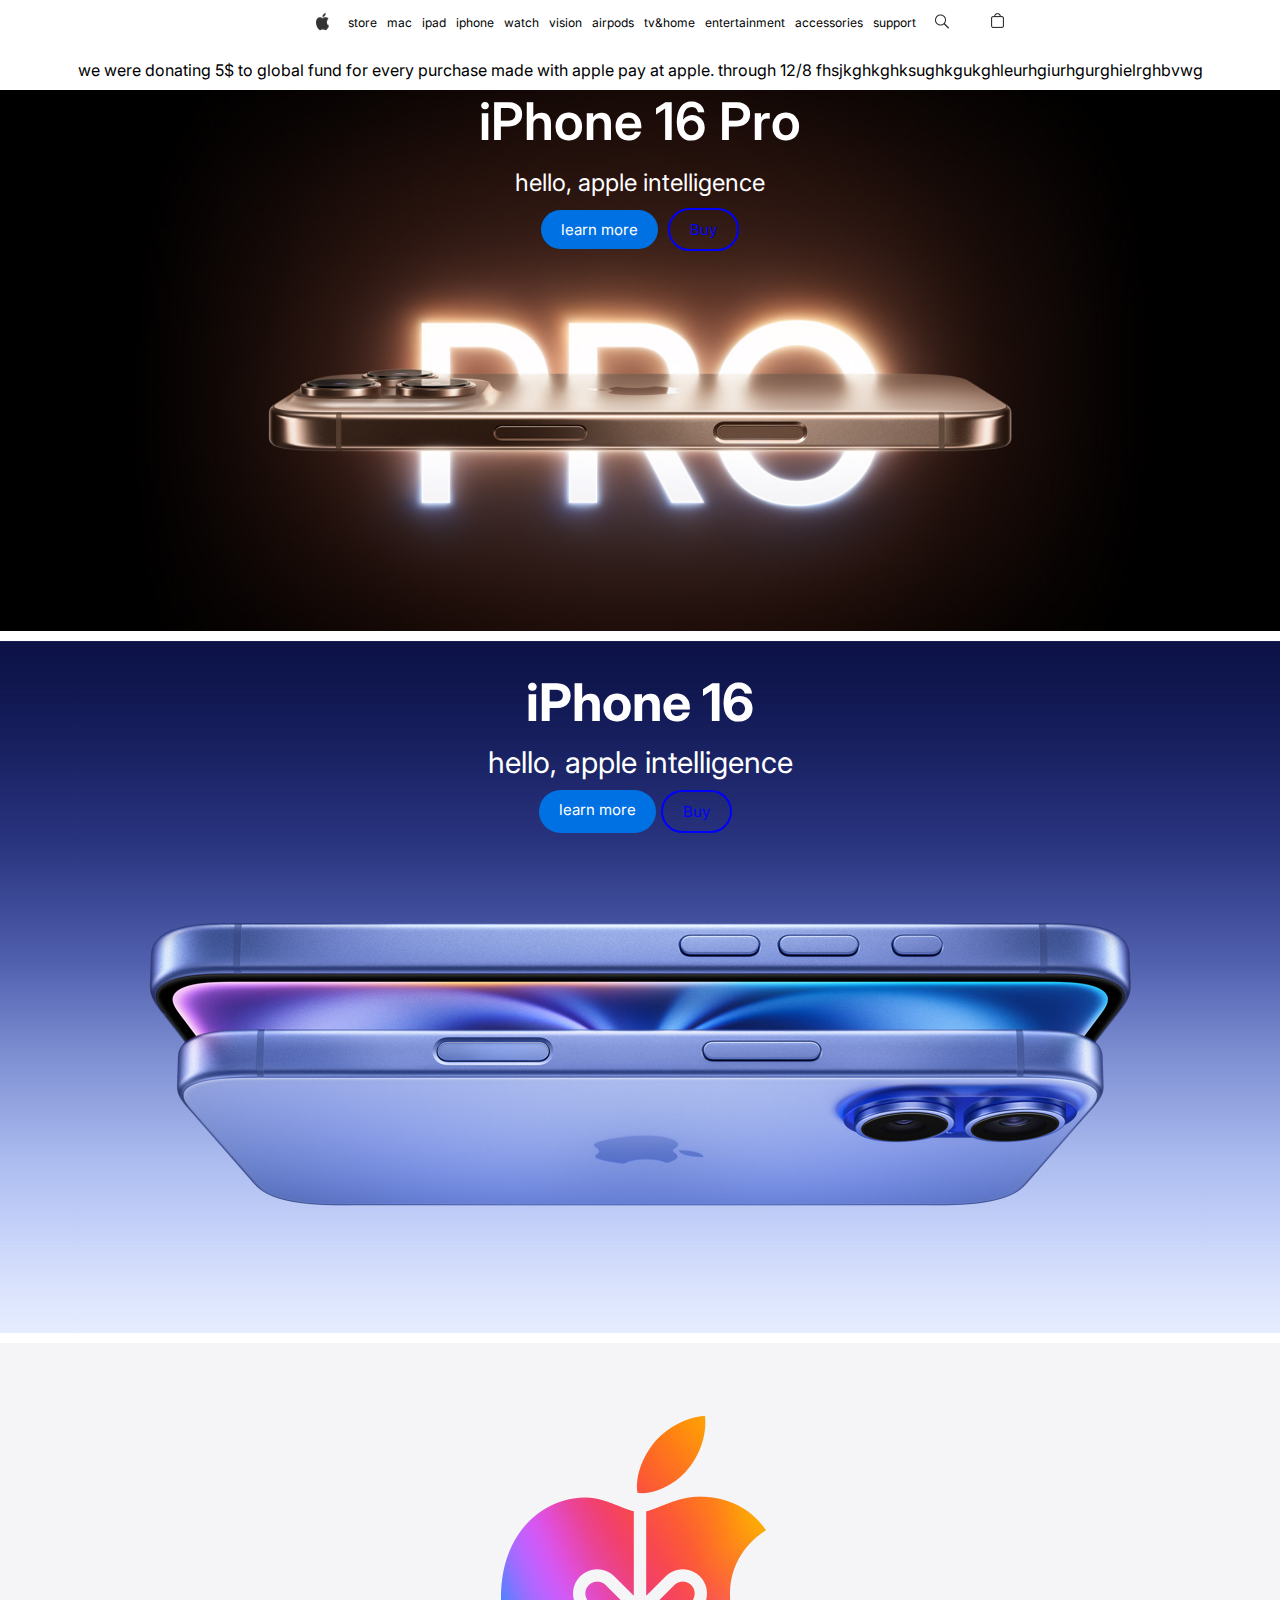
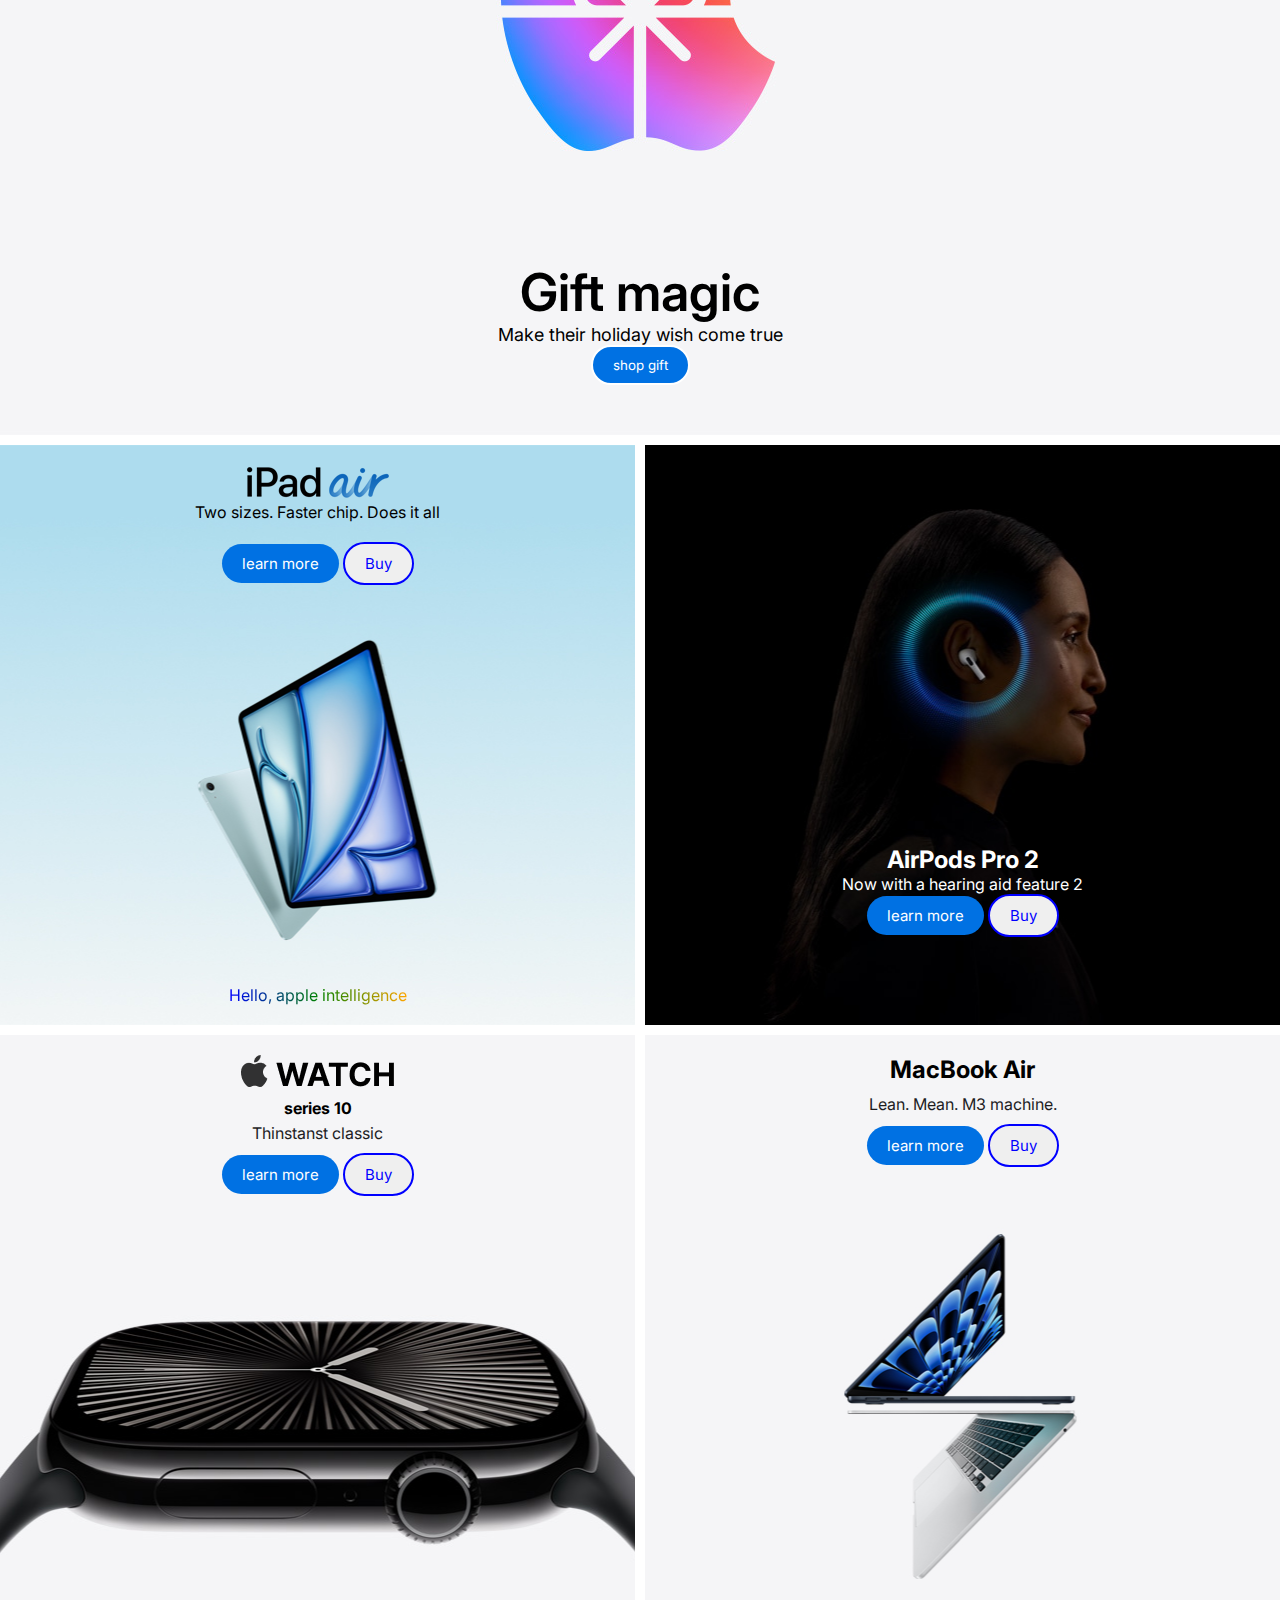
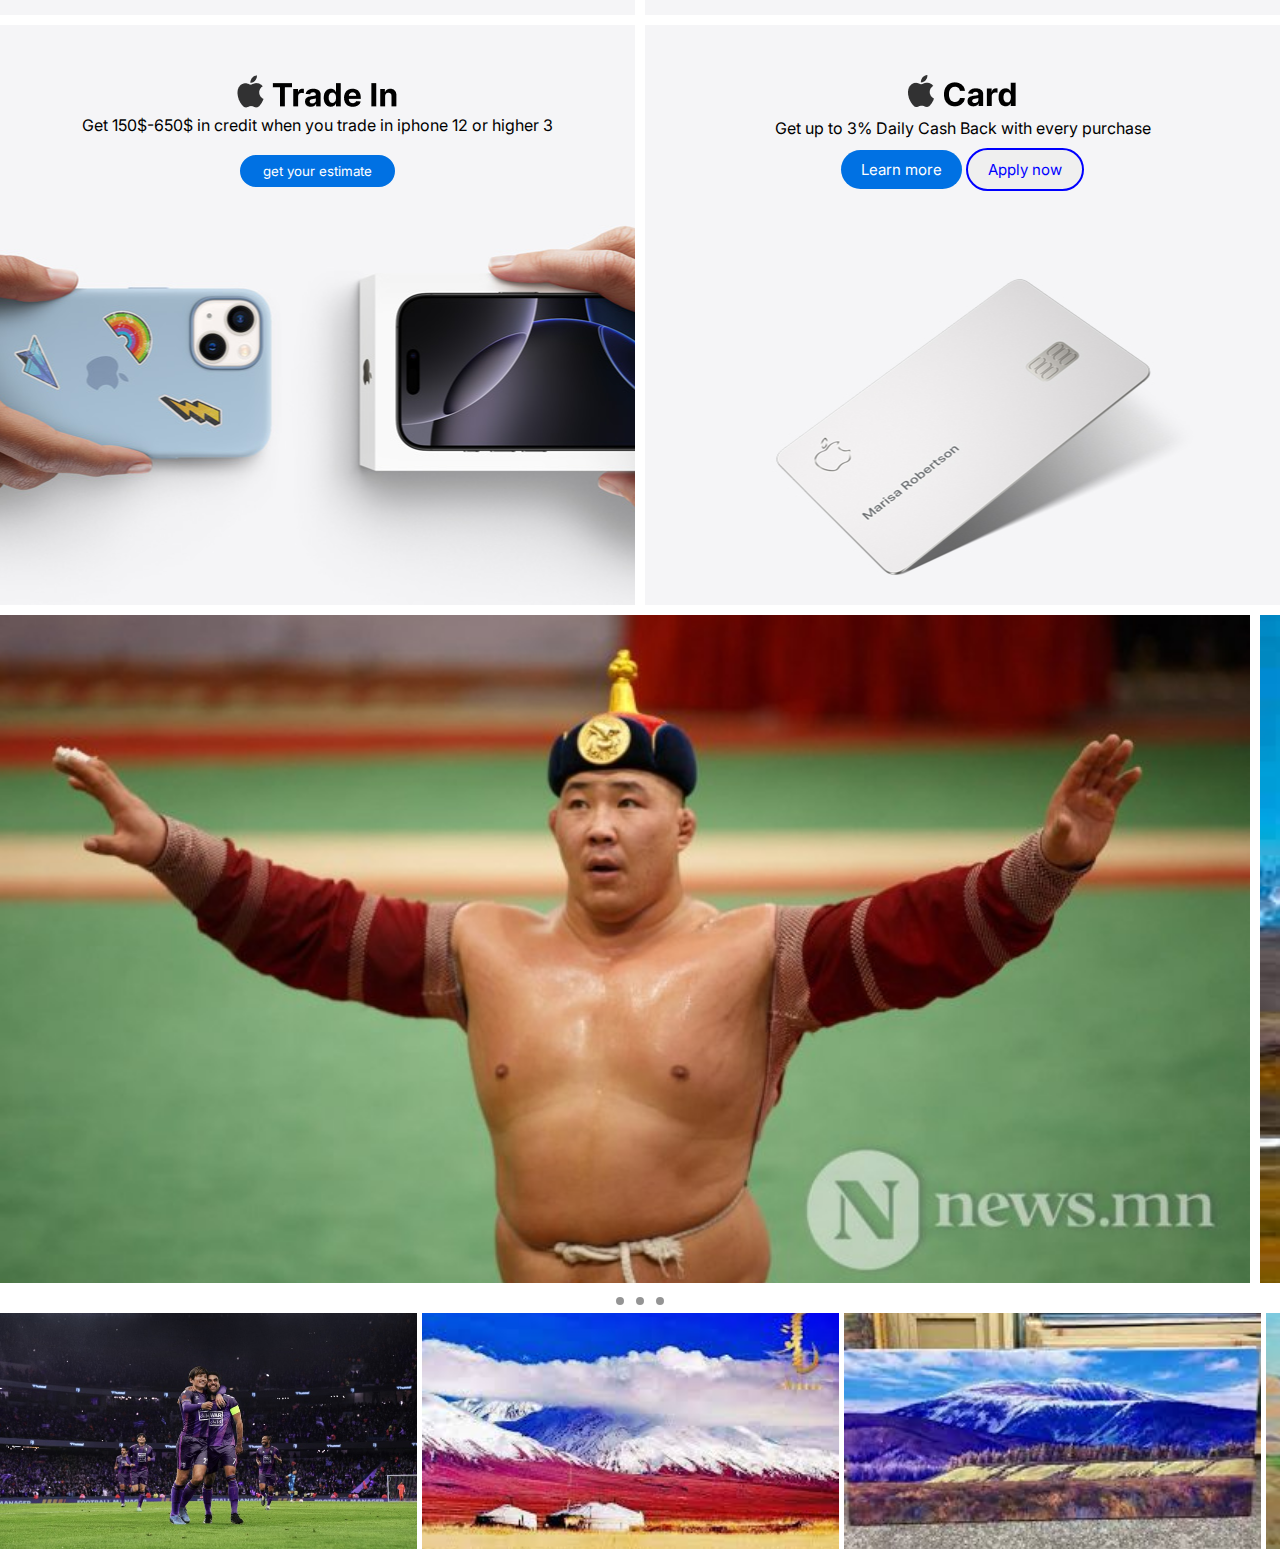
<file: index.html>
<!DOCTYPE html>
<html lang="en">
  <head>
    <meta charset="UTF-8" />
    <meta name="viewport" content="width=device-width, initial-scale=1.0" />
    <title>my apple</title>
    <link rel="stylesheet" href="apple.css" />
  </head>
  <body>
    <header class="header ">
      <div class="header-apple center"></div>

      <img src="./zurag/Item → Link - Apple.png" alt="" />
      <div class="navigation">
      <a href="./store.html" class="header-nav">store</a>
      <a href="" class="header-nav">mac</a>
      <a href="" class="header-nav">ipad</a>
      <a href="" class="header-nav">iphone</a>
      <a href="" class="header-nav">watch</a>
      <a href="" class="header-nav">vision</a>
      <a href="" class="header-nav">airpods</a>
      <a href="" class="header-nav">tv&home</a>
      <a href="" class="header-nav">entertainment</a>
      <a href="" class="header-nav">accessories</a>
      <a href="" class="header-nav">support</a>
      </div >

      <div class="header-icon center">
        <div>
          <img src="./zurag/Item → Button - Search apple.com.png" alt=""/>
        </div>
        <div><img src="zurag/Item.png" alt="" /></div>
        <div class="menu"><img src="./zurag/Button - Menu.png" alt=""></div>
      </div>
    </header>

    <div class="header-text "> we were donating 5$ to global fund for every
      purchase made with apple pay at apple. through 12/8 fhsjkghkghksughkgukghleurhgiurhgurghielrghbvwg
    </div>

    <div class="iphone-pro ">
      <h2 >iPhone 16 Pro</h2>
      <p> hello, apple intelligence</p>
      <div class="child">
       <span class="learn-more">
        learn more
       </span>
        <span class="buy">Buy</span>
      </div> 
   
    </div>
    
    <div class="iphone16">
     <div class="iphone16-header">
      <h2 >iPhone 16</h2>
      <p> hello, apple intelligence</p>
      <div class="child16">
       <span class="learn-more"> learn more </span>
       </span>
        <span class="buy">Buy</span>
      </div>
    </div>
   </div>

   <div class="gift">
   <h2>Gift magic</h2>
   <p>Make their holiday wish come true</p>
     <button>shop gift</button>
   </div >

   <div class="pad">
    <img src="./zurag/Heading 3.png" alt="" class="padzurag">
    <p>Two size. faster chip, Does it all</p>
    <div class="padchild">
      <button class="learn-more">learn more</button>
      <button class="buy">Buy</button>
      <p>Hello, apple intelligence</p>
    </div>
   </div>

   <div class="products">
    <div class="product1">
      <img src="./zurag/ipadair.png" alt="" class="ipadair">
      <p>Two sizes. Faster chip. Does it all </p>
      <div class="product1-child">
        <button class="learn-more">learn more</button>
        <button class="buy">Buy</button>
        <p>Hello, apple intelligence</p>
      </div>
    </div>
    <div class="product2">
      <h2>AirPods Pro 2</h2>
      <p>Now with a hearing aid feature 2</p>
      <div class="product2-child">
        <button class="learn-more">learn more</button>
        <button class="buy">Buy</button>

      </div>
    </div>
    <div class="product3">
      <img src="./zurag/apple-watch.png" alt="">
      <h4>series 10</h4>
      <p>Thinstanst classic</p>
      <div class="product3-child">
        <button class="learn-more">learn more</button>
        <button class="buy">Buy</button>
      </div>
    </div>
    <div class="product4">
      <h2>MacBook Air</h2>
      <p>Lean. Mean. M3 machine.</p>
      <div class="product4-child">
        <button class="learn-more">learn more</button>
        <button class="buy">Buy</button>
      </div>

    </div>
    <div class="product5">
      <img src="./zurag/trade-in.png" alt="">
      <p>Get 150$-650$ in credit when you trade in iphone 12 or higher 3</p>
      <button> get your estimate</button>
    </div>
    <div class="product6">
      <img src="./zurag/card.png" alt="">
      <p>Get up  to 3% Daily Cash Back with every purchase</p>
       <div> <button class="learn-more"> Learn more</button>
             <button class="buy">Apply now</button>
       </div>
    </div>
  </div>

     <div class="scroll">
      <div class="scrollzurag1" id="scrollzurag1"></div>
      <div class="scrollzurag2" id="scrollzurag2"></div>
      <div class="scrollzurag3" id="scrollzurag3"></div>
     </div>

     <div class="a-tag">
      <a href="#scrollzurag1"></a><a href="#scrollzurag2"></a><a href="#scrollzurag3"></a>
     </div>

     <div class="scrollsmall">
       <div class="small1"></div>
       <div class="small2"></div>
       <div class="small3"></div>
       <div class="small4"></div>
       <div class="small5"></div>
       <div class="small6"></div>
       <div class="small7"></div>
       <div class="small8"></div>
       <div class="small9"></div>
       <div class="small10"></div>
     </div>
  </body>
</html>
</file>
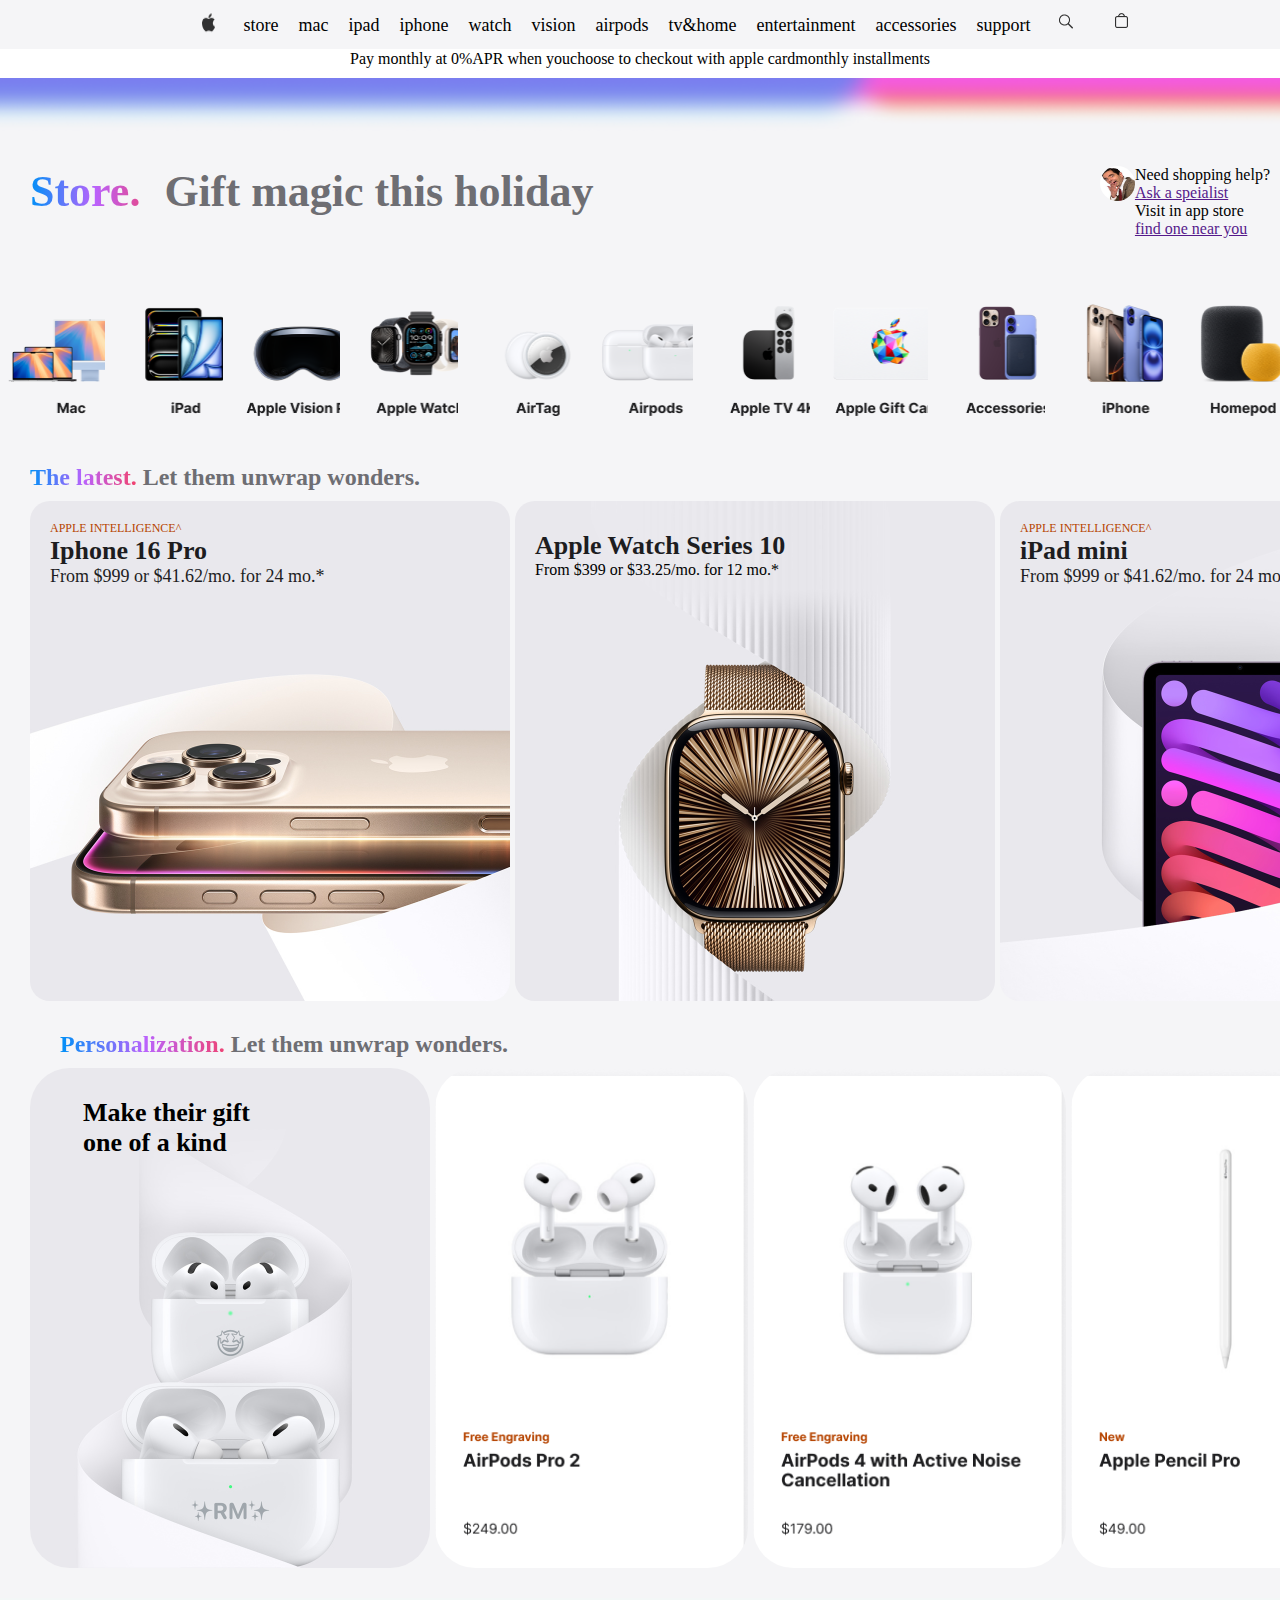
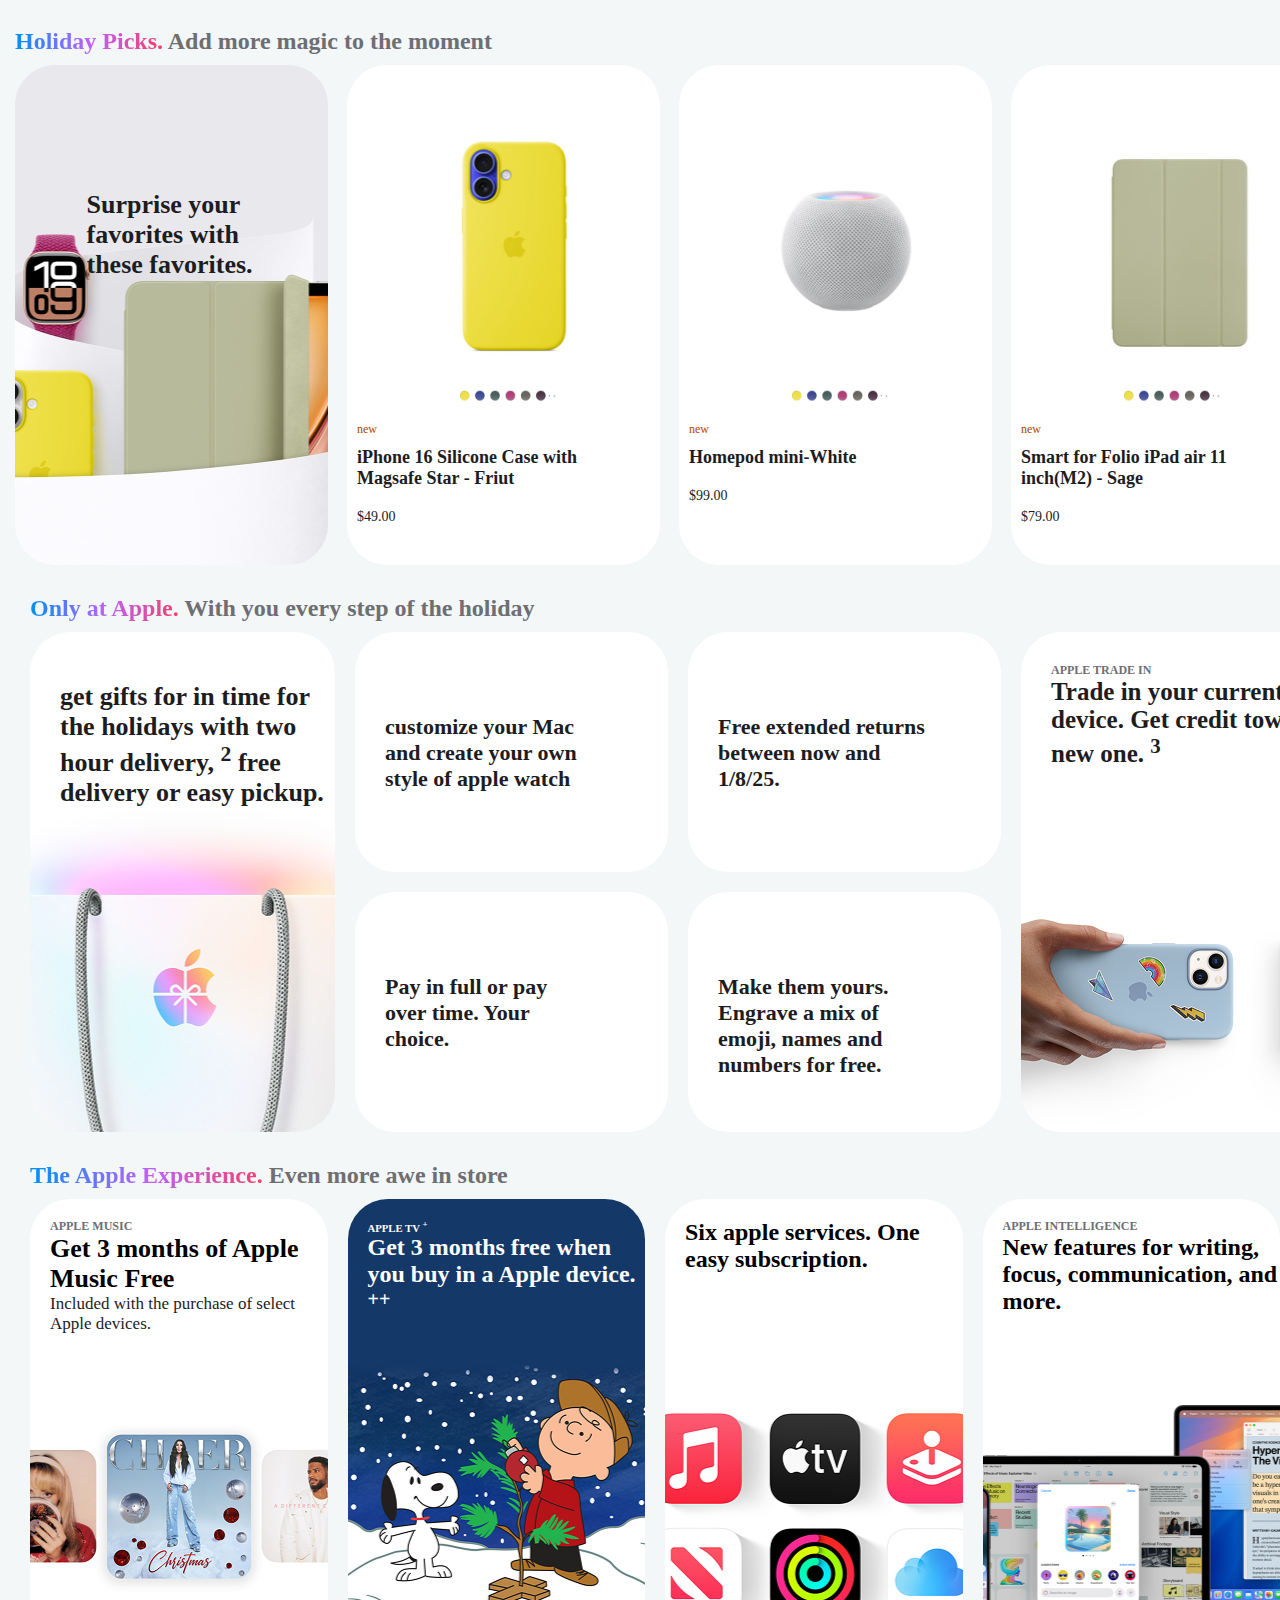
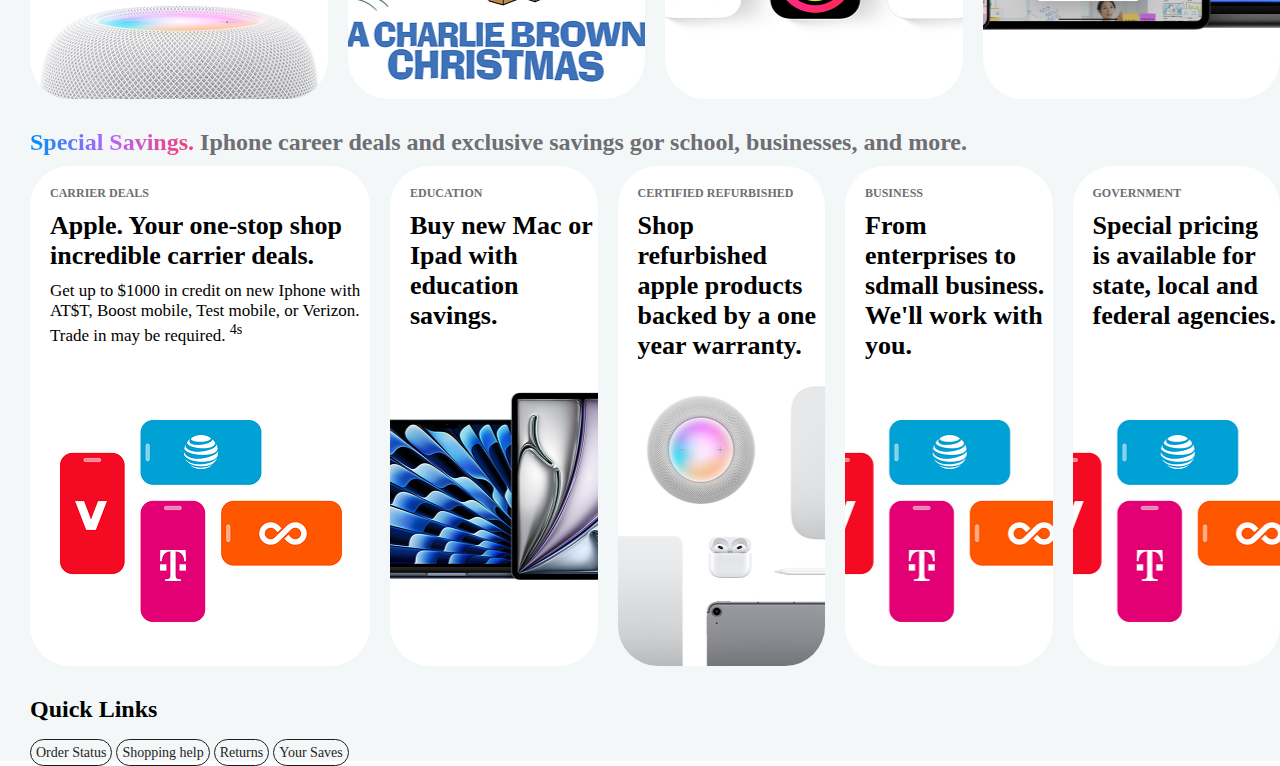
<file: store.html>
<!DOCTYPE html>
<html lang="en">
  <head>
    <meta charset="UTF-8" />
    <meta name="viewport" content="width=device-width, initial-scale=1.0" />
    <title>Document</title>
    <link rel="stylesheet" href="./store.css" />
  </head>
  <body>
    <header class="header">
      <div class="header-apple center"></div>

      <img src="./zurag/Item → Link - Apple.png" alt="" />
      <div class="navigation">
        <a href="./store.html" class="header-nav">store</a>
        <a href="" class="header-nav">mac</a>
        <a href="" class="header-nav">ipad</a>
        <a href="" class="header-nav">iphone</a>
        <a href="" class="header-nav">watch</a>
        <a href="" class="header-nav">vision</a>
        <a href="" class="header-nav">airpods</a>
        <a href="" class="header-nav">tv&home</a>
        <a href="" class="header-nav">entertainment</a>
        <a href="" class="header-nav">accessories</a>
        <a href="" class="header-nav">support</a>
      </div>

      <div class="header-icon center">
        <div>
          <img src="./zurag/Item → Button - Search apple.com.png" alt="" />
        </div>
        <div><img src="zurag/Item.png" alt="" /></div>
        <div class="menu"><img src="./zurag/Button - Menu.png" alt="" /></div>
      </div>
    </header>

    <div class="header-text">
      Pay monthly at 0%APR when youchoose to checkout with apple cardmonthly
      installments
    </div>

    <div class="solongo"></div>
    <div class="store">
      <div class="store-deed">
        <div>
          <span class="store-deed1">Store.</span>
          <span class="store-deed2">Gift magic this holiday</span>
        </div>

        <div class="store-deed3">
          <img src="./zurag/mr-bean.jpeg" alt="" />
          <div>
            <p>Need shopping help?</p>
            <a href="">Ask a speialist</a>
            <p>Visit in app store</p>
            <a href="">find one near you</a>
          </div>
        </div>
      </div>

      <div class="store-dood">
        <div class="product1"></div>
        <div class="product2"></div>
        <div class="product3"></div>
        <div class="product4"></div>
        <div class="product5"></div>
        <div class="product6"></div>
        <div class="product7"></div>
        <div class="product8"></div>
        <div class="product9"></div>
        <div class="product10"></div>
        <div class="product11"></div>
      </div>
    </div>

    <div class="latest">
      <p><span>The latest.</span> Let them unwrap wonders.</p>
      <div class="latest-product">
        <div class="latest-product1">
          <p>APPLE INTELLIGENCE^</p>
          <h2>Iphone 16 Pro</h2>
          <p>From $999 or $41.62/mo. for 24 mo.*</p>
        </div>
        <div class="latest-product2">
          <h2>Apple Watch Series 10</h2>
          <p>From $399 or $33.25/mo. for 12 mo.*</p>
        </div>
        <div class="latest-product3">
          <p>APPLE INTELLIGENCE^</p>
          <h2>iPad mini</h2>
          <p>From $999 or $41.62/mo. for 24 mo.*</p>
        </div>
        <div class="latest-product4">
          <p>APPLE INTELLIGENCE^</p>
          <h2>Macbook Pro</h2>
          <p>From $999 or $41.62/mo. for 24 mo.*</p>
        </div>
        <div class="latest-product5"></div>
        <div class="latest-product6"></div>
        <div class="latest-product7"></div>
        <div class="latest-product8"></div>
        <div class="latest-product9"></div>
        <div class="latest-product10"></div>
      </div>
    </div>

    <div class="person">
      <p><span>Personalization. </span>Let them unwrap wonders.</p>

      <div class="person-products">
        <div class="person-product1">
          <h2>Make their gift one of a kind</h2>
        </div>
        <div class="person-product2"></div>
        <div class="person-product3"></div>
        <div class="person-product4"></div>
        <div class="person-product5"></div>
        <div class="person-product6"></div>
      </div>
    </div>

    <div class="holiday">
      <p><span>Holiday Picks.</span> Add more magic to the moment</p>

      <div class="holiday-products">
        <div class="holiday-product1">
          <h2>Surprise your favorites with these favorites.</h2>
        </div>

        <div class="holiday-product2">
          <img src="./zurag/holiday2.png" alt="" />
          <img
            src="./zurag/holiday2-1.png"
            alt=""
            class="holiday-product-photo"
          />
          <p>new</p>
          <h4>iPhone 16 Silicone Case with Magsafe Star - Friut</h4>
          <h6>$49.00</h6>
        </div>

        <div class="holiday-product3">
          <img src="./zurag/holiday3.png" alt="" />
          <img
            src="./zurag/holiday2-1.png"
            alt=""
            class="holiday-product-photo"
          />
          <p>new</p>
          <h4>Homepod mini-White</h4>
          <h6>$99.00</h6>
        </div>

        <div class="holiday-product4">
          <img src="./zurag/holiday4.png" alt="" />
          <img
            src="./zurag/holiday2-1.png"
            alt=""
            class="holiday-product-photo"
          />
          <p>new</p>
          <h4>Smart for Folio iPad air 11 inch(M2) - Sage</h4>
          <h6>$79.00</h6>
        </div>

        <div class="holiday-product5">
          <img src="./zurag/holiday5.png" alt="" />
          <img
            src="./zurag/holiday2-1.png"
            alt=""
            class="holiday-product-photo"
          />
          <p>new</p>
          <h4>Beats solo 4-on-ear Wireless Headphones - Slate blue</h4>
          <h6>$79.00</h6>
        </div>

        <div class="holiday-product6">
          <img src="./zurag/holiday2.png" alt="" />
          <img
            src="./zurag/holiday2-1.png"
            alt=""
            class="holiday-product-photo"
          />
          <p>new</p>
          <h4>iPhone 16 Silicone Case with Magsafe Star - Friut</h4>
          <h6>$49.00</h6>
        </div>

        <div class="holiday-product7">
          <img src="./zurag/holiday3.png" alt="" />
          <img
            src="./zurag/holiday2-1.png"
            alt=""
            class="holiday-product-photo"
          />
          <p>new</p>
          <h4>iPhone 16 Silicone Case with Magsafe Star - Friut</h4>
          <h6>$49.00</h6>
        </div>

        <div class="holiday-product8">
          <img src="./zurag/holiday4.png" alt="" />
          <img
            src="./zurag/holiday2-1.png"
            alt=""
            class="holiday-product-photo"
          />
          <p>new</p>
          <h4>iPhone 16 Silicone Case with Magsafe Star - Friut</h4>
          <h6>$49.00</h6>
        </div>

        <div class="holiday-product9">
          <img src="./zurag/holiday5.png" alt="" />
          <img
            src="./zurag/holiday2-1.png"
            alt=""
            class="holiday-product-photo"
          />
          <p>new</p>
          <h4>iPhone 16 Silicone Case with Magsafe Star - Friut</h4>
          <h6>$49.00</h6>
        </div>

        <div class="holiday-product10">
          <img src="./zurag/holiday3.png" alt="" />
          <img
            src="./zurag/holiday2-1.png"
            alt=""
            class="holiday-product-photo"
          />
          <p>new</p>
          <h4>Homepod mini-White</h4>
          <h6>$99.00</h6>
        </div>
      </div>
    </div>

    <div class="only">
      <p><span>Only at Apple.</span> With you every step of the holiday</p>
      <div class="only-products">
        <div class="only-product1">
          <p>
            get gifts for in time for the holidays with two hour delivery,
            <sup>2</sup> free delivery or easy pickup.
          </p>
        </div>
        <div class="only-product2">
          <div>
            <p>customize your Mac and create your own style of apple watch</p>
          </div>
          <div>
            <p>Free extended returns between now and 1/8/25.</p>
          </div>
          <div>
            <p>Pay in full or pay over time. Your choice.</p>
          </div>
          <div>
            <p>
              Make them yours. Engrave a mix of emoji, names and numbers for
              free.
            </p>
          </div>
        </div>
        <div class="only-product3">
          <h6>APPLE TRADE IN</h6>
          <p>
            Trade in your current device. Get credit toward a new one.
            <sup>3</sup>
          </p>
        </div>
        <div class="only-product4">
          <h6>APPLE SPECIAL AAGII</h6>
          <p>Find gift pinecony leap. Special room 305 3e.</p>
        </div>
      </div>
    </div>

    <div class="apple">
      <p><span>The Apple Experience.</span> Even more awe in store</p>

      <div class="apple-products">
        <div class="apple-product1">
          <h6>APPLE MUSIC</h6>
          <h2>Get 3 months of Apple Music Free</h2>
          <p>Included with the purchase of select Apple devices.</p>
        </div>

        <div class="apple-product2">
          <h6>APPLE TV <sup> + </sup></h6>
          <h2>
            Get 3 months free when you buy in a Apple device. <sup>++</sup>
          </h2>
        </div>

        <div class="apple-product3">
          <h2>Six apple services. One easy subscription.</h2>
        </div>

        <div class="apple-product4">
          <h6>APPLE INTELLIGENCE</h6>
          <h2>New features for writing, focus, communication, and more.</h2>
        </div>
      </div>
    </div>

    <div class="special">
      <p>
        <span>Special Savings.</span> Iphone career deals and exclusive savings
        gor school, businesses, and more.
      </p>

      <div class="special-products">
        <div class="special1">
          <h6>CARRIER DEALS</h6>
          <h2>Apple. Your one-stop shop incredible carrier deals.</h2>
          <p>
            Get up to $1000 in credit on new Iphone with AT$T, Boost mobile,
            Test mobile, or Verizon. Trade in may be required. <sup>4s</sup>
          </p>
        </div>
        <div class="special2">
          <h6>EDUCATION</h6>
          <h2>Buy new Mac or Ipad with education savings.</h2>
        </div>
        <div class="special3">
          <h6>CERTIFIED REFURBISHED</h6>
          <h2>
            Shop refurbished apple products backed by a one year warranty.
          </h2>
        </div>
        <div class="special4">
          <h6>BUSINESS</h6>
          <h2>From enterprises to sdmall business. We'll work with you.</h2>
        </div>
        <div class="special5">
          <h6>GOVERNMENT</h6>
          <h2>
            Special pricing is available for state, local and federal agencies.
          </h2>
        </div>
      </div>
    </div>

    <h2 class="link">Quick Links</h2>
    <div class="footer">
      <span>Order Status</span>
      <span>Shopping help</span>
      <span>Returns</span>
      <span>Your Saves</span>
    </div>
  </body>
</html>
</file>
<file: apple.css>
@import url("https://fonts.googleapis.com/css2?family=Inter:ital,opsz,wght@0,14..32,100..900;1,14..32,100..900&display=swap");
* {
  margin: 0;
  padding: 0;
  box-sizing: border-box;
  font-family: "inter", serif;
}

.header {
  display: flex;
  justify-content: center;
  column-gap: 10px;
  font: 12px inter, serif;
  position: fixed;
  background-color: white;
  width: 100vw;
}
.header-apple {
  height: 44px;
  width: 30px;
}
.navigation {
  margin-top: 15px;
  column-gap: 10px;
  display: flex;
}

.header-nav {
  text-decoration: none;
  color: black;
}

.header-text {
  text-align: center;
  padding-top: 60px;
}
.center {
  display: flex;
  justify-content: center;
  align-items: center;
}
.header-icon {
  gap: 24px;
}
.menu {
  display: none;
}
.iphone-pro {
  background: url(./zurag/Background.png);
  background-position: center;
  background-size: cover;
  margin-top: 10px;
  display: flex;
  flex-direction: column;
  justify-content: center;
  align-items: center;
  color: white;
}
.iphone-pro h2 {
  font-size: 52px;
  font-family: inter, serif;
  font-weight: 600;
  padding-bottom: 15px;
}

.iphone-pro p {
  font-weight: 400;
  font-size: 24px;
  padding-bottom: 10px;
}

.child {
  height: 44px;
  width: 207px;
  gap: 10px;
  display: flex;
  justify-content: center;
  align-items: center;
  margin-bottom: 380px;
}

.iphone16 {
  margin: 10px 0px 10px;
  padding-top: 20px;
  background: url(.//zurag/1.png) center/cover no-repeat;
  display: flex;
  justify-content: center;
  background-repeat: no-repeat;
  height: 692px;
  width: 100vw;
  color: white;
}
.iphone16-header {
  margin-top: 10px;
}

.iphone16-header h2 {
  padding-bottom: 10px;
  font-size: 52px;
  display: flex;
  justify-content: center;
}

.iphone16-header p {
  text-align: center;
  font-size: 30px;
}
.iphone16 p {
  padding-bottom: 10px;
}
.child16 {
  display: flex;
  justify-content: center;
  text-align: center;
  gap: 5px;
  margin-right: 10px;
}

.gift {
  background: url(./zurag/Figure5.png);
  width: 100vw;
  background-position: center;
  background-size: cover;
  height: 692px;
  text-align: center;
  display: flex;
  flex-direction: column;
  justify-content: flex-end;
  align-items: center;
}
.gift button {
  padding: 10px 20px;
  background-color: #0071e3;
  color: white;
  border-radius: 40px;
  border: 2px solid;
  margin-bottom: 50px;
}
.pad {
  display: none;
  background: url(./zurag/pad1.png);
  background-position: center;
  width: 100vw;
  text-align: center;
}
.pad p {
  padding: 10px 0px;
}
.learn-more {
  background-color: #0071e3;
  padding: 5px;
  color: white;
  border-radius: 40px;
  border: none;
  padding: 10px 20px;
  font-size: 15px;
}

.padchild p {
  padding-top: 500px;
  background-image: linear-gradient(to right, blue, red);
  -webkit-text-fill-color: transparent;
  -webkit-background-clip: text;
}

.buy {
  color: blue;
  border: 2px solid blue;
  border-radius: 40px;
  padding: 10px 20px;
  font-size: 15px;
}
.gift h2 {
  font-size: 52px;
  font-weight: 600;
}
.gift p {
  font-size: large;
  font-weight: 400;
}
.giftbutton {
  background-color: blue;
  padding: 5px;
  font-size: medium;
}

:root {
  --image-url: url("./zurag/pad.png");
  --scroll: url("./zurag/hangai.jpg");
  --small: url("./zurag/3.jpg");
}

.scroll {
  display: flex;
  overflow-x: scroll;
  column-gap: 10px;
  margin: 10px 0px 10px;
  scrollbar-width: none;
  scroll-snap-type: x mandatory;
}
.scrollzurag1 {
  background: var(--scroll) center/cover no-repeat;
  flex-shrink: 0;
  height: 668px;
  width: 1250px;
  scroll-snap-align: center;
}

.scrollzurag2 {
  background: var(--scroll) center/cover no-repeat;
  --scroll: url("./zurag/must.jpg");
  flex-shrink: 0;
  height: 668px;
  width: 1250px;
  scroll-snap-align:center ;
}
.scrollzurag3 {
  background: var(--scroll) center/cover no-repeat;
  --scroll: url("./zurag/ae.jpeg");
  flex-shrink: 0;
  height: 668px;
  width: 1250px;
  scroll-snap-align: center;
}

.a-tag{
  width: 100vw;
  height: 20px;
  display: flex;
  align-items: center;
  justify-content: center;
  column-gap: 12px;
  padding-bottom: 5px;
}
.a-tag a{
  height: 8px;
  width: 8px;
  background-color:#0000006B ;
  border-radius: 40px;
}

.scrollsmall {
  display: flex;
  overflow-x: scroll;
  column-gap: 5px;
}

.small1 {
  background: var(--small) center/cover no-repeat;
  width: 417px;
  height: 236px;
  flex-shrink: 0;
}
.small10 {
  --small: url(./zurag/small10.jpeg);

  background: var(--small) center/cover no-repeat;
  width: 417px;
  height: 236px;
  flex-shrink: 0;
}
.small2 {
  --small: url(./zurag/small2.jpeg);

  background: var(--small) center/cover no-repeat;
  width: 417px;
  height: 236px;
  flex-shrink: 0;
}
.small3 {
  --small: url(./zurag/small3.jpeg);

  background: var(--small) center/cover no-repeat;
  width: 417px;
  height: 236px;
  flex-shrink: 0;
  flex-shrink: 0;
}
.small4 {
  --small: url(./zurag/small4.jpeg);
  background: var(--small) center/cover no-repeat;
  width: 417px;
  height: 236px;
  flex-shrink: 0;
}
.small5 {
  --small: url(./zurag/small5.jpeg);

  background: var(--small) center/cover no-repeat;
  width: 417px;
  height: 236px;
  flex-shrink: 0;
}
.small6 {
  --small: url(./zurag/small6.jpeg);

  background: var(--small) center/cover no-repeat;
  width: 417px;
  height: 236px;
  flex-shrink: 0;
}
.small7 {
  --small: url(./zurag/small7.jpeg);

  background: var(--small) center/cover no-repeat;
  width: 417px;
  height: 236px;
  flex-shrink: 0;
}
.small8 {
  background: var(--small) center/cover no-repeat;
  width: 417px;
  height: 236px;
  flex-shrink: 0;
  --small: url(./zurag/small8.jpeg);
}
.small9 {
  --small: url(./zurag/small9.jpeg);

  background: var(--small) center/cover no-repeat;
  width: 417px;
  height: 236px;
  flex-shrink: 0;
  flex-shrink: 0;
  flex-shrink: 0;
}

.products {
  display: grid;
  grid-template-columns: 1fr 1fr;
  grid-template-rows: repeat(3, 580px);
  gap: 10px;
  margin-top: 10px;
}

.product1 {
  background-image: var(--image-url);
  background-position: center;
  text-align: center;
}

.product1 img {
  padding-top: 20px;
}

.product1-child {
  padding-top: 20px;
}

.product1-child p {
  padding-top: 400px;
  background-image: linear-gradient(to right, blue, green, orange);
  background-clip: text;
  color: transparent;
  width: max-content;
  margin-inline: auto;
}

.product2 {
  background-position: center;
  --image-url: url("./zurag/huuhen.png");
  background-image: var(--image-url);
  text-align: center;
  padding-top: 400px;
}

.product2 h2 {
  color: white;
}
.product2 p {
  color: white;
}
.product3 {
  background-position: center;
  --image-url: url("./zurag/tsag.png");
  background-image: var(--image-url);
  text-align: center;
}

.product3 p {
  color: #1d1d1f;
  padding-bottom: 10px;
  padding-top: 5px;
}

.product3 img {
  padding-top: 20px;
}
.product4 {
  background-position: center;
  --image-url: url("./zurag/notebook.png");
  background-image: var(--image-url);
  text-align: center;
}

.product4 h2 {
  padding-top: 20px;
}
.product4 p {
  color: #1d1d1f;
  padding-bottom: 10px;
  padding-top: 10px;
}
.product5 {
  background-position: center;
  --image-url: url("./zurag/phone.png");
  background-image: var(--image-url);
  text-align: center;
  display: flex;
  flex-direction: column;
  align-items: center;
}

.product5 button {
  padding-top: 10px;
  border-radius: 40px;
  background-color: #0071e3;
  color: white;
  padding: 5px 20px;
  border: solid #0071e3;
  margin-top: 20px;
}

.product5 img {
  padding-top: 50px;
}
.product6 {
  background-position: center;
  text-align: center;
  background-image: var(--image-url);
  --image-url: url(./zurag/card1.png);
}
.product6 img {
  padding-top: 50px;
}
.product6 p {
  padding-bottom: 10px;
}

@media only screen and (max-width: 768px) {
  .header {
    width: 768px;
  }
  .pad {
    display: block;
    width: 768px;
  }
  .menu {
    display: block;
    margin-left: auto;
  }
  .navigation {
    display: none;
  }
  .search {
    margin-left: auto;
  }
  .header-text {
    width: 768px;
    text-align: center;
  }
  .header-icon {
    margin-left: auto;
  }
  .iphone-pro {
    width: 768px;
    background: url(./zurag/Figure.png);
    background-position: center;
  }
  .iphone16 {
    background: url(./zurag/Figure2.png);
    width: 768px;
  }
  .gift {
    display: none;
  }
  .products {
    width: 768px;
  }
  .product1 {
    background-size: cover;
    background-repeat: no-repeat;
    grid-template-columns: 1fr;
    --image-url: url("./zurag/Figure6.png");
  }
  .product1 img {
    display: none;
  }
  .product1 > p {
    padding-top: 400px;
    color: white;
  }
  .product1-child p {
    padding-top: 10px;
  }
  .product2 {
    background-size: cover;
    background-repeat: no-repeat;
    grid-template-columns: 1fr;
    --image-url: url("./zurag/padtsag.png");
    padding-top: 20px;
    color: #1d1d1f;
  }
  .product2 p {
    padding-block: 10px;
    color: black;
  }
  .product2 h2 {
    color: black;
  }
  .product3 {
    background-size: cover;
    background-repeat: no-repeat;
    grid-template-columns: 1fr;
    --image-url: url("./zurag//padnote.png");
  }
  .product4 {
    background-size: cover;
    background-repeat: no-repeat;
    grid-template-columns: 1fr;
    --image-url: url("./zurag//padohin.png");
  }
  .product5 {
    background-size: cover;
    background-repeat: no-repeat;
    grid-template-columns: 1fr;
    --image-url: url("./zurag//pad5.png");
    padding-top: 350px;
  }
  .product6 {
    background-size: cover;
    background-repeat: no-repeat;
    grid-template-columns: 1fr;
    --image-url: url("./zurag//padutas.png");
  }
  .scroll {
    height: 368px;
    width: 768px;
  }
  .scrollzurag1 {
    height: 368px;
    width: 689px;
  }
  .scrollzurag2 {
    height: 368px;
    width: 689px;
  }
  .scrollzurag3 {
    height: 368px;
    width: 689px;
  }

  .scrollsmall {
    width: 768px;
  }
}

@media only screen and (max-width: 481px) {
  .header {
    width: 481px;
  }
  .header-text {
    width: 481px;
  }
  .iphone-pro {
    background: url(./zurag/Figure@2x.png);
    background-position: center;
    background-repeat: no-repeat;
    width: 481px;
    padding-top: 450px;
  }
  .iphone-pro h2 {
    font-size: 30px;
    transform: translate(0px, 200px);
  }
  .iphone-pro p {
    font-size: 20px;
    transform: translate(0px, 200px);
  }
  .child1 {
    transform: translate(0px, 200px);
    padding: 5px;
  }
  .child2 {
    transform: translate(0px, 200px);
    padding: 5px;
  }
  .iphone16 {
    width: 481px;
    background: url(./zurag/Figure4.png) center/cover no-repeat;
    padding-bottom: 500px;
    background-size: cover;
  }

  .pad {
    width: 481px;
  }
  .products {
    grid-template-columns: 1fr;
    grid-template-rows: repeat(6, 500px);
    width: 481px;
  }
  .product1-child p {
    display: none;
  }
  .scroll {
    width: 481px;
  }
  .scrollsmall {
    width: 481px;
  }
}
</file>
<file: store.css>
* {
  margin: 0;
  padding: 0;
  box-sizing: border-box;
  font-family: "inter", serif;
}
:root {
  --latest-photo: url(./zurag/l1.png);
}

.header {
  display: flex;
  justify-content: center;
  column-gap: 20px;
  font: 18px inter, serif;
  position: fixed;
  width: 100vw;
  background-color: #f5f5f7;
}
.header-apple {
  height: 44px;
  width: 30px;
}
.navigation {
  margin-top: 15px;
  column-gap: 20px;
  display: flex;
}

.header-nav {
  text-decoration: none;
  color: black;
}

.header-text {
  text-align: center;
  padding-top: 50px;
  padding-bottom: 10px;
}
.center {
  display: flex;
  justify-content: center;
  align-items: center;
}
.header-icon {
  gap: 24px;
}
.menu {
  display: none;
}
.solongo {
  background: url(./zurag/11.png) center/cover no-repeat;
  width: 100vw;
  height: 88px;
}
.store {
  background-color: #f5f5f7;
  width: 100vw;
}
.store-deed {
  display: flex;
  width: 100vw;
  justify-content: space-between;
  padding-left: 30px;
}
.store-deed2 {
  font-size: 44px;
  color: #6e6e73;
  font-weight: 700;
}
.store-deed1 {
  font-weight: 700;
  background-image: linear-gradient(to right, #0090f7, #ba62fc, #f2416b);
  background-clip: text;
  color: transparent;
  padding-right: 20px;
  font-size: 44px;
}
.store-deed3 {
  display: flex;
  padding-right: 10px;
}

.store-deed3 img {
  height: 35px;
  width: 35px;
  border-radius: 40px;
}
.store-dood {
  display: flex;
  column-gap: 12px;
  margin-top: 50px;
  width: 100vw;
  justify-content: space-evenly;
}

.product11 {
  background-image: url(./zurag/p11.png);
  height: 146px;
  width: 136px;
  background-repeat: no-repeat;
}

.product1 {
  background-image: url(./zurag/p1.png);
  height: 146px;
  width: 136px;
}

.product2 {
  background-image: url(./zurag/p2.png);
  height: 146px;
  width: 136px;
}
.product3 {
  background-image: url(./zurag/p3.png);
  height: 146px;
  width: 136px;
}
.product4 {
  background-image: url(./zurag/p4.png);
  height: 146px;
  width: 136px;
}
.product5 {
  background-image: url(./zurag/p5.png);
  height: 146px;
  width: 136px;
}
.product6 {
  background-image: url(./zurag/p6.png);
  height: 146px;
  width: 136px;
}
.product7 {
  background-image: url(./zurag/p7.png);
  height: 146px;
  width: 136px;
}
.product8 {
  background-image: url(./zurag/p8.png);
  height: 146px;
  width: 136px;
}
.product9 {
  background-image: url(./zurag/p9.png);
  height: 146px;
  width: 136px;
}
.product10 {
  background-image: url(./zurag/p10.png);
  height: 146px;
  width: 136px;
}
.latest {
  background-color: #f5f5f7;
  width: 100vw;
  padding-left: 30px;
}
.latest > p {
  padding-block: 30px 10px;
  font-size: 24px;
  font-weight: 700;
  color: #6e6e73;
}
.latest span {
  background-image: linear-gradient(to right, #0090f7, #ba62fc, #f2416b);
  background-clip: text;
  color: transparent;
}
.latest-product {
  display: flex;
  overflow-x: scroll;
  gap: 5px;
  scrollbar-width: none;
  scroll-snap-type: x mandatory;
}
.latest-product div {
  background: var(--latest-photo) center/cover;
  width: 480px;
  height: 500px;
  flex-shrink: 0;
  border-radius: 20px;
  scroll-snap-align: start;
}
.latest-product1 {
  background: var(--latest-photo);
  --latest-photo: url(./zurag/l1.png);
}
.latest-product1 p {
  font-size: 12px;
  padding-left: 20px;
  color: #b64400;
}

.latest-product1 :first-child {
  padding-top: 20px;
}
.latest-product1 h2 {
  font-family: "inter", serif;
  font-size: 26px;
  color: #1d1d1f;
  padding-left: 20px;
}
.latest-product1 :last-child {
  font-size: 18px;
  color: #1d1d1f;
  font-weight: 400;
}
.latest-product2 {
  padding: 30px 0px 0px 20px;
  background: var(--latest-photo);
  --latest-photo: url(./zurag/l2.png);
}
.latest-product2 h2 {
  font-size: 26px;
  color: #1d1d1f;
}

.latest-product3 {
  padding: 20px 0px 0px 20px;
  background: var(--latest-photo);
  --latest-photo: url(./zurag/l3.png);
}
.latest-product3 p {
  font-size: 12px;
  color: #b64400;
}
.latest-product3 h2 {
  font-size: 26px;
  color: #1d1d1f;
}

.latest-product3 :last-child {
  font-size: 18px;
  color: #1d1d1f;
  font-weight: 400;
}

.latest-product4 {
  padding: 20px 0px 0px 20px;
  background: var(--latest-photo);
  --latest-photo: url(./zurag/l4.jpeg);
}
.latest-product4 p {
  font-size: 12px;
  color: #b64400;
}
.latest-product4 h2 {
  font-size: 26px;
  color: #1d1d1f;
}

.latest-product4 :last-child {
  padding: 20px 0px 0px 20px;
  font-size: 18px;
  color: #1d1d1f;
  font-weight: 400;
}

.latest-product5 {
  background: var(--latest-photo);
  --latest-photo: url(./zurag/p5.png);
}
.latest-product6 {
  background: var(--latest-photo);
  --latest-photo: url(./zurag/p6.png);
}
.latest-product7 {
  background: var(--latest-photo);
  --latest-photo: url(./zurag/p7.png);
}
.latest-product8 {
  background: var(--latest-photo);
  --latest-photo: url(./zurag/p8.png);
}
.latest-product9 {
  background: var(--latest-photo);
  --latest-photo: url(./zurag/p9.png);
}
.latest-product10 {
  background: var(--latest-photo);
  --latest-photo: url(./zurag/p10.png);
}

.person {
  background-color: #f5f5f7;
  width: 100vw;
  padding-left: 30px;
}
.person > p {
  font-size: 24px;
  font-weight: 700;
  color: #6e6e73;
  padding-left: 30px;
  padding-block: 30px 10px;
}
.person span {
  background-image: linear-gradient(to right, #0090f7, #ba62fc, #f2416b);
  background-clip: text;
  color: transparent;
}
.person-products {
  display: flex;
  gap: 5px;
  overflow-x: scroll;
  padding-bottom: 30px;
}
.person-product1 {
  flex-shrink: 0;
  height: 500px;
  width: 400px;
  background: url(./zurag/person1.png);
}
.person-product1 h2 {
  flex-shrink: 0;

  width: 250px;
  height: 66px;
  font-size: 26px;
  padding: 30px 0px 0px 53px;
}
.person-product2 {
  height: 500px;
  width: 313px;
  flex-shrink: 0;
  background: url(./zurag/person2.png);
}
.person-product3 {
  background: url(./zurag/person3.png);
  height: 500px;
  width: 313px;
  flex-shrink: 0;
}
.person-product4 {
  background: url(./zurag/person4.png);
  height: 500px;
  width: 313px;
  flex-shrink: 0;
}
.person-product5 {
  background: url(./zurag/person5.png);
  height: 500px;
  width: 313px;
  flex-shrink: 0;
}
.person-product6 {
  background: url(./zurag/mr-bean.jpeg);
  height: 500px;
  width: 313px;
  flex-shrink: 0;
}
.person-products div {
  background-position: center;
  background-size: cover;
  background-repeat: no-repeat;
  border-radius: 40px;
}
.holiday {
  padding: 30px 0px 0px 15px;
  background-color: #e7efef82;
}
.holiday > p {
  font-size: 24px;
  color: #6e6e73;
  font-weight: 700;
}
.holiday span {
  background-image: linear-gradient(to right, #0090f7, #ba62fc, #f2416b);
  background-clip: text;
  color: transparent;
}
.holiday-products {
  display: flex;
  padding-top: 10px;
  gap: 19px;
  overflow-x: scroll;
}
.holiday-product1 {
  background: url(./zurag/holiday1.png) center/cover no-repeat;
}
.holiday-product1 h2 {
  font-size: 26px;
  color: #1d1d1f;
  font-weight: 700;
  width: 300px;
  padding: 54px 0px 0px 30px;
}
.holiday-products div :first-child {
  margin: 71px 41.5px 0px 41.5px;
  width: 230px;
  height: 230px;
}

.holiday-products div {
  width: 313px;
  height: 500px;
  border-radius: 40px;
  flex-shrink: 0;
  background-color: white;
}
.holiday-product-photo {
  width: 253px;
  height: 48px;
  padding-left: 50px;
}
.holiday-product2 {
  padding-left: 10px;
}
.holiday-product2 p {
  color: #b64400;
  font-size: 12px;
}
.holiday-product2 h4 {
  padding-block: 10px 20px;
  font-size: 18px;
  color: #1d1d1f;
  width: 257px;
}
.holiday-product2 h6 {
  font-size: 14px;
  color: #1d1d1f;
  font-weight: 400;
}
.holiday-product3 {
  padding-left: 10px;
}
.holiday-product3 p {
  color: #b64400;
  font-size: 12px;
}
.holiday-product3 h4 {
  padding-block: 10px 20px;
  font-size: 18px;
  color: #1d1d1f;
  width: 257px;
}
.holiday-product3 h6 {
  font-size: 14px;
  color: #1d1d1f;
  font-weight: 400;
}
.holiday-product4 {
  padding-left: 10px;
}
.holiday-product4 p {
  color: #b64400;
  font-size: 12px;
}
.holiday-product4 h4 {
  padding-block: 10px 20px;
  font-size: 18px;
  color: #1d1d1f;
  width: 257px;
}
.holiday-product4 h6 {
  font-size: 14px;
  color: #1d1d1f;
  font-weight: 400;
}
.holiday-product5 {
  padding-left: 10px;
}
.holiday-product5 p {
  color: #b64400;
  font-size: 12px;
}
.holiday-product5 h4 {
  padding-block: 10px 20px;
  font-size: 18px;
  color: #1d1d1f;
  width: 257px;
}
.holiday-product5 h6 {
  font-size: 14px;
  color: #1d1d1f;
  font-weight: 400;
}
.holiday-product6 {
  padding-left: 10px;
}
.holiday-product6 p {
  color: #b64400;
  font-size: 12px;
}
.holiday-product6 h4 {
  padding-block: 10px 20px;
  font-size: 18px;
  color: #1d1d1f;
  width: 257px;
}
.holiday-product6 h6 {
  font-size: 14px;
  color: #1d1d1f;
  font-weight: 400;
}
.holiday-product7 {
  padding-left: 10px;
}
.holiday-product7 p {
  color: #b64400;
  font-size: 12px;
}
.holiday-product7 h4 {
  padding-block: 10px 20px;
  font-size: 18px;
  color: #1d1d1f;
  width: 257px;
}
.holiday-product7 h6 {
  font-size: 14px;
  color: #1d1d1f;
  font-weight: 400;
}
.holiday-product8 {
  padding-left: 10px;
}
.holiday-product8 p {
  color: #b64400;
  font-size: 12px;
}
.holiday-product8 h4 {
  padding-block: 10px 20px;
  font-size: 18px;
  color: #1d1d1f;
  width: 257px;
}
.holiday-product8 h6 {
  font-size: 14px;
  color: #1d1d1f;
  font-weight: 400;
}
.holiday-product9 {
  padding-left: 10px;
}
.holiday-product9 p {
  color: #b64400;
  font-size: 12px;
}
.holiday-product9 h4 {
  padding-block: 10px 20px;
  font-size: 18px;
  color: #1d1d1f;
  width: 257px;
}
.holiday-product9 h6 {
  font-size: 14px;
  color: #1d1d1f;
  font-weight: 400;
}
.holiday-product10 {
  padding-left: 10px;
}
.holiday-product10 p {
  color: #b64400;
  font-size: 12px;
}
.holiday-product10 h4 {
  padding-block: 10px 20px;
  font-size: 18px;
  color: #1d1d1f;
  width: 257px;
}
.holiday-product10 h6 {
  font-size: 14px;
  color: #1d1d1f;
  font-weight: 400;
}

.only {
  padding: 30px 0px 0px 30px;
  background-color: #e7efef82;
}
.only > p {
  font-size: 24px;
  font-weight: 700;
  color: #6e6e73;
  padding-bottom: 10px;
}

.only span {
  background-image: linear-gradient(to right, #0090f7, #ba62fc, #f2416b);
  background-clip: text;
  color: transparent;
}
.only-products {
  display: flex;
  gap: 20px;
}
.only-products > div {
  height: 500px;
  border-radius: 40px;
}
.only-products > p {
}
.only-product1 {
  background: url(./zurag/only1.png) center/cover no-repeat;
  width: 480px;
}
.only-product1 p {
  font-size: 26px;
  color: #1d1d1f;
  font-weight: 700;
  width: 305px;
  padding: 50px 0px 0px 30px;
}

.only-product2 {
  display: grid;
  grid-template-columns: 313px 313px;
  grid-template-rows: 240px 240px;
  gap: 20px;
}
.only-product2 div {
  background-color: white;
  border-radius: 40px;
}
.only-product2 p {
  width: 238px;
  padding: 82px 0px 0px 30px;
  font-weight: 700;
  font-size: 22px;
  color: #1d1d1f;
}
.only-product3 {
  background: url(./zurag/only3.png);
  width: 480px;
}
.only-product3 h6 {
  padding: 31px 0px 0px 30px;
  color: #6e6e73;
  font-size: 12px;
  font-weight: 700;
}
.only-product3 p {
  padding-left: 30px;
  font-size: 25px;
  font-weight: 700;
  width: 330px;
  color: #1d1d1f;
}
.only-product4 h6 {
  padding: 31px 0px 0px 30px;
  color: #6e6e73;
  font-size: 12px;
  font-weight: 700;
}
.only-product4 p {
  padding-left: 30px;
  font-size: 25px;
  font-weight: 700;
  width: 330px;
  color: #1d1d1f;
}
.only-product4 {
  background: url(./zurag/only4.jpeg) center/cover no-repeat;
  width: 480px;
}
.apple {
  padding: 30px 0px 0px 30px;
  background-color: #e7efef82;
}

.apple > p {
  font-size: 24px;
  font-weight: 700;
  color: #6e6e73;
  padding-bottom: 10px;
}

.apple span {
  background-image: linear-gradient(to right, #0090f7, #ba62fc, #f2416b);
  background-clip: text;
  color: transparent;
}

.apple-products {
  display: flex;
  gap: 20px;
}
.apple-products div {
  padding: 20px 0px 0px 20px;
  border-radius: 40px;
  width: 480px;
  height: 500px;
}
.apple-product1 {
  background: white url(./zurag/apple1.png) center/cover no-repeat;
}
.apple-product1 h6 {
  color: #6e6e73;
  font-size: 12px;
}
.apple-product1 h2 {
  width: 275px;
  font-size: 26px;
  font-weight: 700;
}

.apple-product1 p {
  font-size: 17px;
  font-weight: 400;
  color: #1d1d1f;
}
.apple-product2 {
  color: white;
  background: url(./zurag/apple2.png) center/cover no-repeat;
}
.apple-product3 {
  background: url(./zurag/apple3.png) center/cover no-repeat;
}
.apple-product3 h2 {
  width: 250px;
  height: 66px;
}
.apple-product4 {
  background: url(./zurag/apple4.jpeg) center/cover no-repeat;
}
.apple-product4 h6 {
  color: #6e6e73;
  font-size: 12px;
}

.special {
  padding: 30px 0px 0px 30px;
  background-color: #e7efef82;
}
.special > p {
  font-size: 24px;
  font-weight: 700;
  color: #6e6e73;
  padding-bottom: 10px;
}

.special span {
  background-image: linear-gradient(to right, #0090f7, #ba62fc, #f2416b);
  background-clip: text;
  color: transparent;
}

.special-products {
  display: flex;
  gap: 20px;
}
.special-products div {
  padding: 20px 0px 0px 20px;
  border-radius: 40px;
  width: 400px;
  height: 500px;
}

.special1 {
  background: url(./zurag/special1.png) center/cover no-repeat;
}
.special1 h6 {
  color: #6e6e73;
  font-size: 12px;
  font-weight: 700;
}
.special1 h2 {
  padding: 10px 0px 10px 0px;
  font-size: 26px;
}
.special1 p {
  font-size: 17px;
  font-weight: 400;
  width: 320px;
}
.special2 {
  background: url(./zurag/special2.png) center/cover no-repeat;
}
.special2 h6 {
  color: #6e6e73;
  font-size: 12px;
  font-weight: 700;
}
.special2 h2 {
  padding: 10px 0px 10px 0px;
  font-size: 26px;
}
.special3 {
  background: url(./zurag/special3.png) center/cover no-repeat;
}
.special3 h6 {
  color: #6e6e73;
  font-size: 12px;
  font-weight: 700;
}
.special3 h2 {
  padding: 10px 0px 10px 0px;
  font-size: 26px;
}
.special4 {
  background: url(./zurag/special1.png) center/cover no-repeat;
}
.special4 h6 {
  color: #6e6e73;
  font-size: 12px;
  font-weight: 700;
}
.special4 h2 {
  padding: 10px 0px 10px 0px;
  font-size: 26px;
}
.special5 {
  background: url(./zurag/special1.png) center/cover no-repeat;
}
.special5 h6 {
  color: #6e6e73;
  font-size: 12px;
  font-weight: 700;
}
.special5 h2 {
  padding: 10px 0px 10px 0px;
  font-size: 26px;
}
.link {
  background-color: #e7efef82;

  padding: 30px 0px 20px 30px;
}
.footer {
  padding-left: 30px;
  background-color: #e7efef82;
  gap: 20px;
}
.footer span {
  border-radius: 50px;
  border-width: 30px;
  padding: 5px;
  border: 1px solid;
  font-size: 14px;
  color: #1d1d1f;
}
</file>
